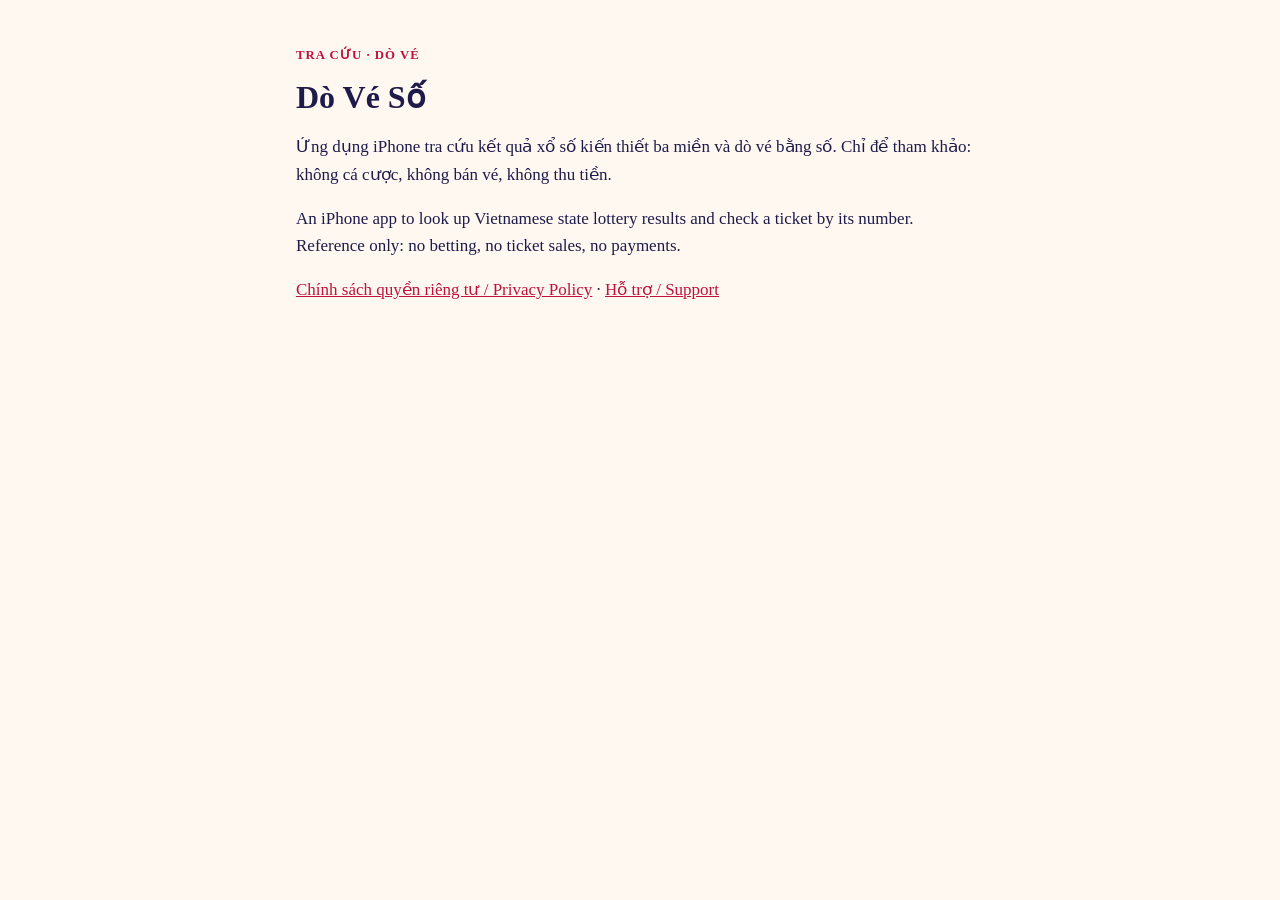
<file: index.html>
<!doctype html><html lang="vi"><head><meta charset="utf-8"><meta name="viewport" content="width=device-width,initial-scale=1">
<title>Dò Vé Số</title><link rel="stylesheet" href="style.css"></head><body><main>
<p class="kicker">Tra cứu · Dò vé</p><h1>Dò Vé Số</h1>
<p>Ứng dụng iPhone tra cứu kết quả xổ số kiến thiết ba miền và dò vé bằng số. Chỉ để tham khảo: không cá cược, không bán vé, không thu tiền.</p>
<p>An iPhone app to look up Vietnamese state lottery results and check a ticket by its number. Reference only: no betting, no ticket sales, no payments.</p>
<p><a href="privacy.html">Chính sách quyền riêng tư / Privacy Policy</a> · <a href="support.html">Hỗ trợ / Support</a></p>
</main></body></html>
</file>
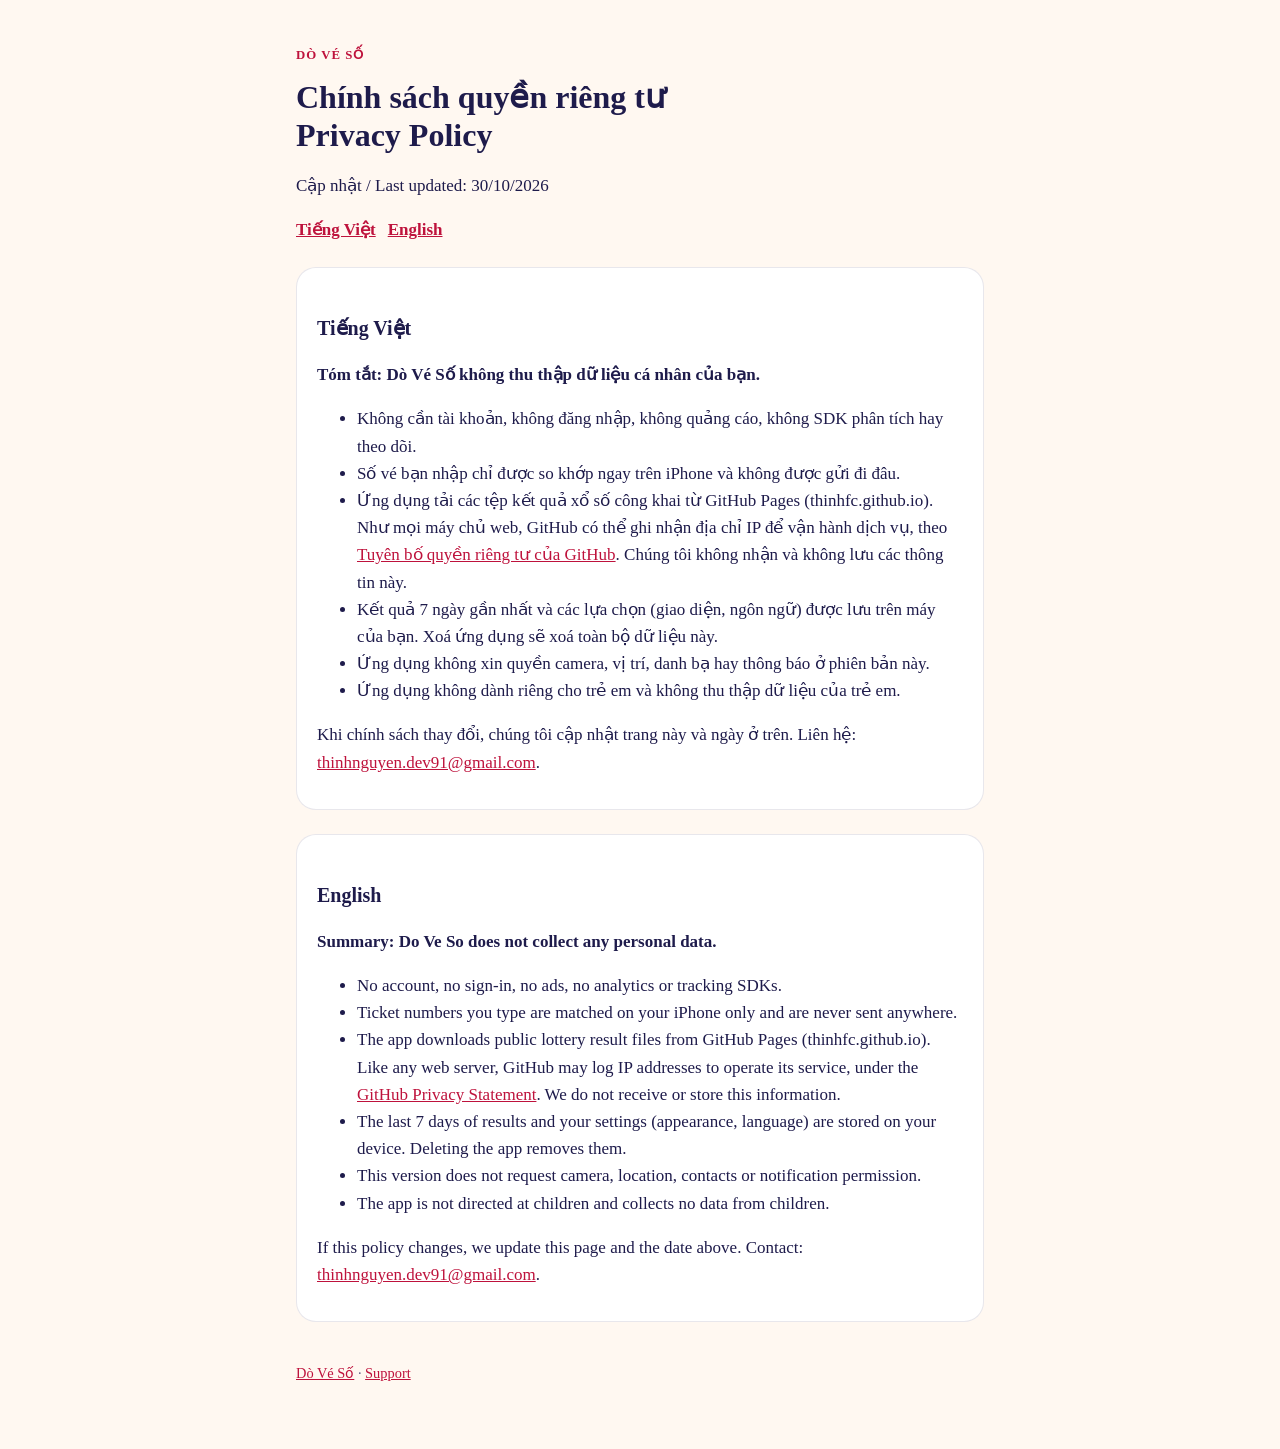
<file: privacy.html>
<!doctype html><html lang="vi"><head><meta charset="utf-8"><meta name="viewport" content="width=device-width,initial-scale=1">
<title>Privacy Policy · Dò Vé Số</title><link rel="stylesheet" href="style.css"></head><body><main>
<p class="kicker">Dò Vé Số</p><h1>Chính sách quyền riêng tư<br>Privacy Policy</h1>
<p>Cập nhật / Last updated: 30/10/2026</p>
<div class="lang"><a href="#vi">Tiếng Việt</a><a href="#en">English</a></div>

<section id="vi"><h2>Tiếng Việt</h2>
<p><strong>Tóm tắt: Dò Vé Số không thu thập dữ liệu cá nhân của bạn.</strong></p>
<ul>
<li>Không cần tài khoản, không đăng nhập, không quảng cáo, không SDK phân tích hay theo dõi.</li>
<li>Số vé bạn nhập chỉ được so khớp ngay trên iPhone và không được gửi đi đâu.</li>
<li>Ứng dụng tải các tệp kết quả xổ số công khai từ GitHub Pages (thinhfc.github.io). Như mọi máy chủ web, GitHub có thể ghi nhận địa chỉ IP để vận hành dịch vụ, theo <a href="https://docs.github.com/site-policy/privacy-policies/github-general-privacy-statement">Tuyên bố quyền riêng tư của GitHub</a>. Chúng tôi không nhận và không lưu các thông tin này.</li>
<li>Kết quả 7 ngày gần nhất và các lựa chọn (giao diện, ngôn ngữ) được lưu trên máy của bạn. Xoá ứng dụng sẽ xoá toàn bộ dữ liệu này.</li>
<li>Ứng dụng không xin quyền camera, vị trí, danh bạ hay thông báo ở phiên bản này.</li>
<li>Ứng dụng không dành riêng cho trẻ em và không thu thập dữ liệu của trẻ em.</li>
</ul>
<p>Khi chính sách thay đổi, chúng tôi cập nhật trang này và ngày ở trên. Liên hệ: <a href="mailto:thinhnguyen.dev91@gmail.com">thinhnguyen.dev91@gmail.com</a>.</p>
</section>

<section id="en"><h2>English</h2>
<p><strong>Summary: Do Ve So does not collect any personal data.</strong></p>
<ul>
<li>No account, no sign-in, no ads, no analytics or tracking SDKs.</li>
<li>Ticket numbers you type are matched on your iPhone only and are never sent anywhere.</li>
<li>The app downloads public lottery result files from GitHub Pages (thinhfc.github.io). Like any web server, GitHub may log IP addresses to operate its service, under the <a href="https://docs.github.com/site-policy/privacy-policies/github-general-privacy-statement">GitHub Privacy Statement</a>. We do not receive or store this information.</li>
<li>The last 7 days of results and your settings (appearance, language) are stored on your device. Deleting the app removes them.</li>
<li>This version does not request camera, location, contacts or notification permission.</li>
<li>The app is not directed at children and collects no data from children.</li>
</ul>
<p>If this policy changes, we update this page and the date above. Contact: <a href="mailto:thinhnguyen.dev91@gmail.com">thinhnguyen.dev91@gmail.com</a>.</p>
</section>
<footer><a href="index.html">Dò Vé Số</a> · <a href="support.html">Support</a></footer>
</main></body></html>
</file>
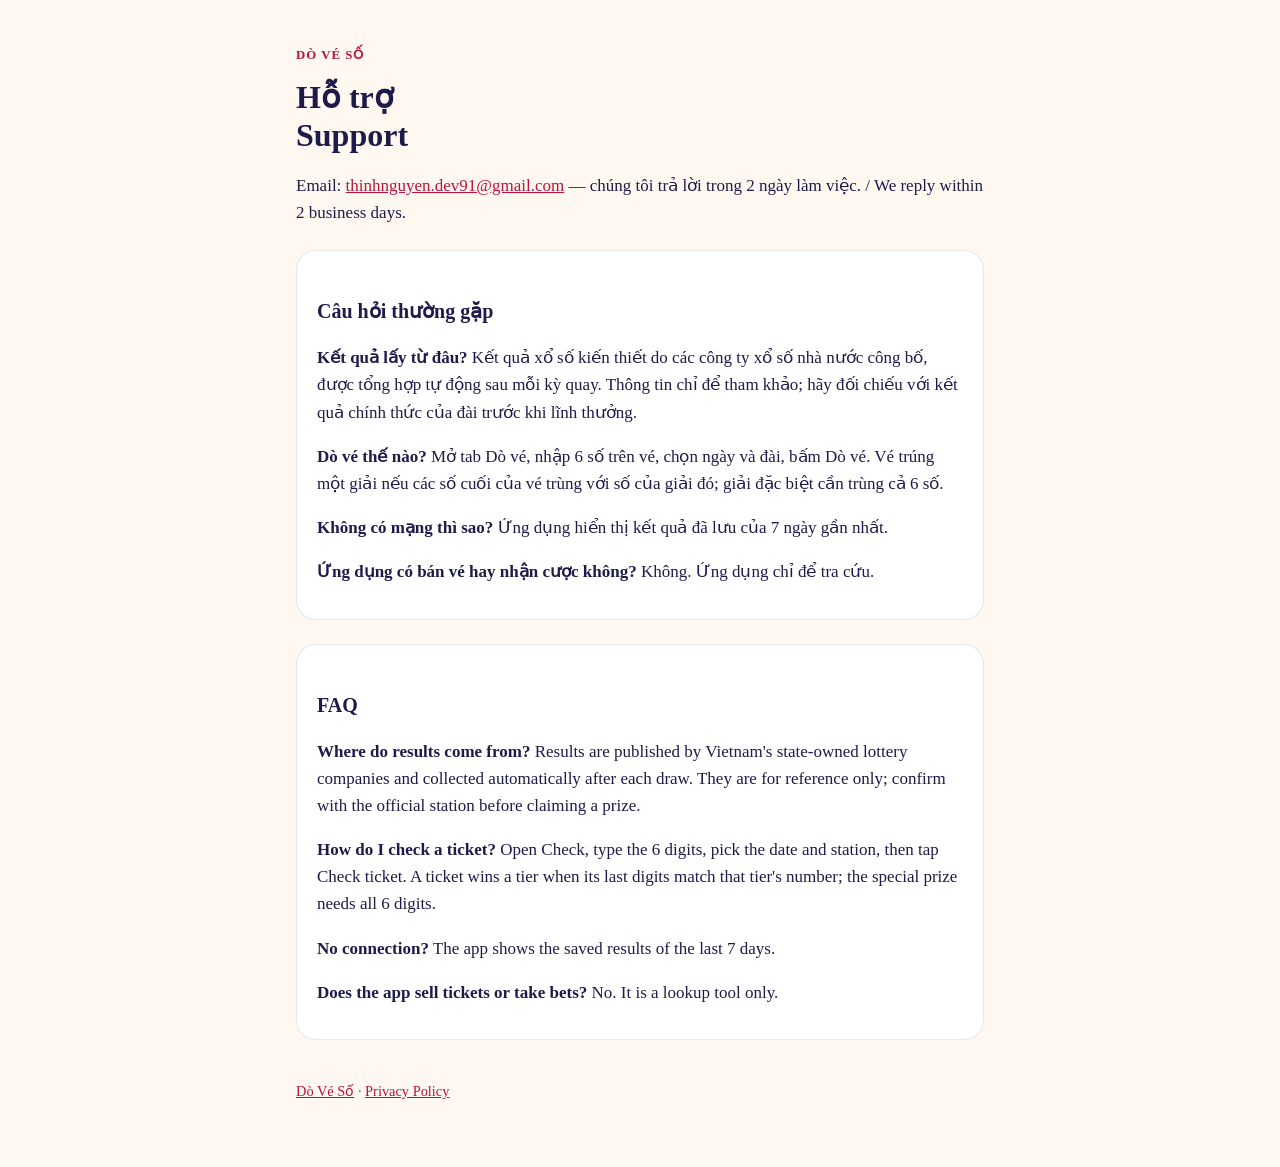
<file: support.html>
<!doctype html><html lang="vi"><head><meta charset="utf-8"><meta name="viewport" content="width=device-width,initial-scale=1">
<title>Support · Dò Vé Số</title><link rel="stylesheet" href="style.css"></head><body><main>
<p class="kicker">Dò Vé Số</p><h1>Hỗ trợ<br>Support</h1>
<p>Email: <a href="mailto:thinhnguyen.dev91@gmail.com?subject=D%C3%B2%20V%C3%A9%20S%E1%BB%91">thinhnguyen.dev91@gmail.com</a> — chúng tôi trả lời trong 2 ngày làm việc. / We reply within 2 business days.</p>

<section><h2>Câu hỏi thường gặp</h2>
<p><strong>Kết quả lấy từ đâu?</strong> Kết quả xổ số kiến thiết do các công ty xổ số nhà nước công bố, được tổng hợp tự động sau mỗi kỳ quay. Thông tin chỉ để tham khảo; hãy đối chiếu với kết quả chính thức của đài trước khi lĩnh thưởng.</p>
<p><strong>Dò vé thế nào?</strong> Mở tab Dò vé, nhập 6 số trên vé, chọn ngày và đài, bấm Dò vé. Vé trúng một giải nếu các số cuối của vé trùng với số của giải đó; giải đặc biệt cần trùng cả 6 số.</p>
<p><strong>Không có mạng thì sao?</strong> Ứng dụng hiển thị kết quả đã lưu của 7 ngày gần nhất.</p>
<p><strong>Ứng dụng có bán vé hay nhận cược không?</strong> Không. Ứng dụng chỉ để tra cứu.</p>
</section>

<section><h2>FAQ</h2>
<p><strong>Where do results come from?</strong> Results are published by Vietnam's state-owned lottery companies and collected automatically after each draw. They are for reference only; confirm with the official station before claiming a prize.</p>
<p><strong>How do I check a ticket?</strong> Open Check, type the 6 digits, pick the date and station, then tap Check ticket. A ticket wins a tier when its last digits match that tier's number; the special prize needs all 6 digits.</p>
<p><strong>No connection?</strong> The app shows the saved results of the last 7 days.</p>
<p><strong>Does the app sell tickets or take bets?</strong> No. It is a lookup tool only.</p>
</section>
<footer><a href="index.html">Dò Vé Số</a> · <a href="privacy.html">Privacy Policy</a></footer>
</main></body></html>
</file>
<file: style.css>
:root{--bg:#FFF8F1;--text:#1E1B4B;--muted:#5B5880;--accent:#BE123C;--card:#FFFFFF;--line:#1E1B4B1A}
@media (prefers-color-scheme:dark){:root{--bg:#110E26;--text:#F7F4FF;--muted:#B6B0D9;--accent:#FF9CB0;--card:#241F48;--line:#FFFFFF17}}
*{box-sizing:border-box}body{margin:0;background:var(--bg);color:var(--text);font:17px/1.6 "New York",Georgia,serif}
main{max-width:720px;margin:0 auto;padding:32px 16px 64px}h1{font-size:2rem;line-height:1.2;margin:.2em 0}
h2{font-size:1.25rem;margin-top:2em}a{color:var(--accent)}.kicker{color:var(--accent);text-transform:uppercase;letter-spacing:.08em;font-size:.8rem;font-weight:600}
.lang{display:flex;gap:12px;margin:16px 0 24px}.lang a{font-weight:600}section{background:var(--card);border:.5px solid var(--line);border-radius:20px;padding:4px 20px 16px;margin-top:24px}
footer{color:var(--muted);font-size:.9rem;margin-top:40px}
</file>
